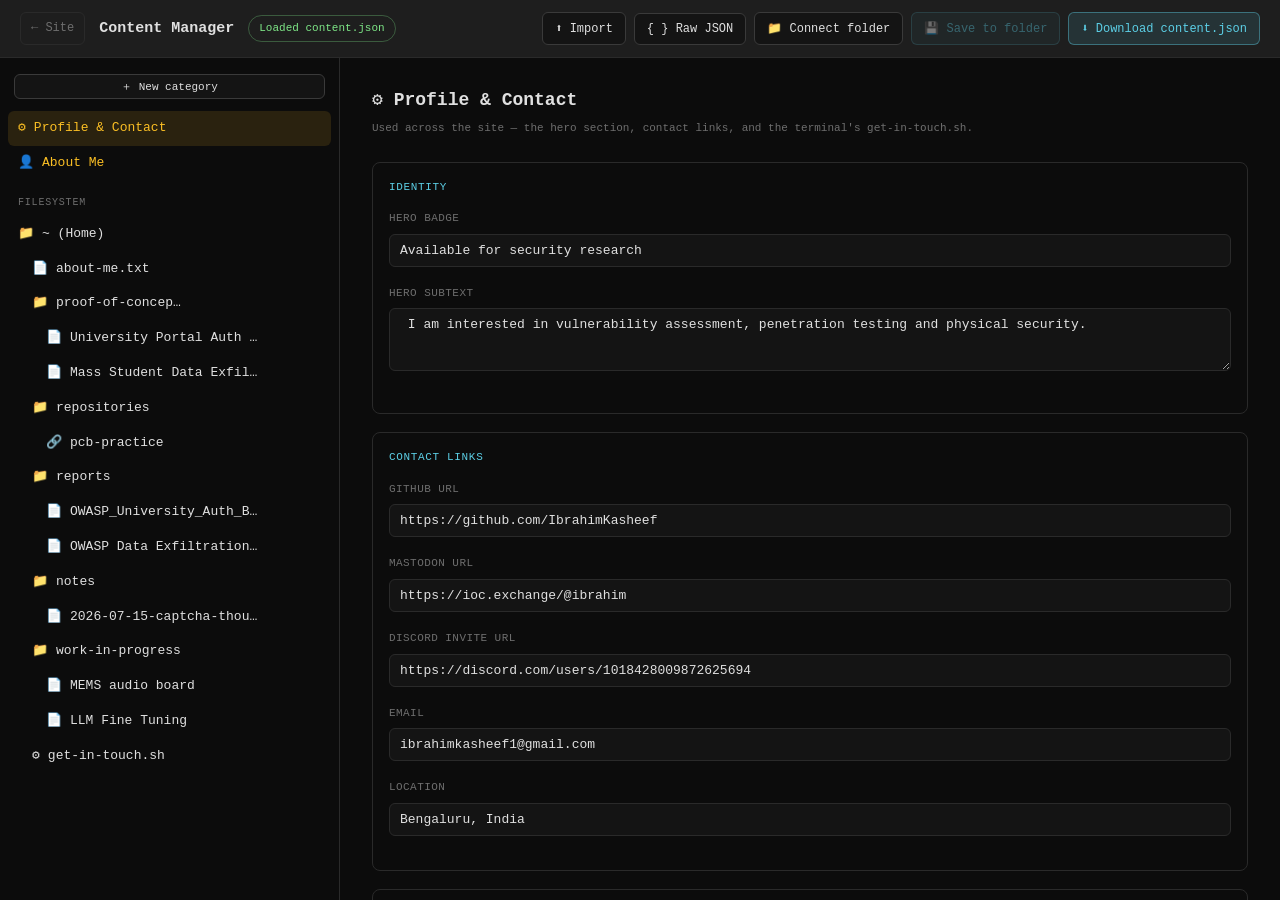
<file: admin.html>
<!DOCTYPE html>
<html lang="en">
<head>
<meta charset="UTF-8">
<meta name="viewport" content="width=device-width, initial-scale=1.0">
<title>Content Manager — ~/portfolio</title>
<link rel="stylesheet" href="admin.css">
</head>
<body>

<header class="admin-header">
  <div class="admin-header-left">
    <a href="index.html" class="admin-back">&larr; Site</a>
    <h1>Content Manager</h1>
    <span class="admin-status" id="statusBadge">Loading…</span>
  </div>
  <div class="admin-header-right">
    <button class="admin-btn" id="btnImportJson" title="Load a content.json file from disk">⬆ Import</button>
    <input type="file" id="fileImport" accept=".json" hidden>
    <button class="admin-btn" id="btnRawJson" title="View or bulk-edit the raw JSON">{ } Raw JSON</button>
    <button class="admin-btn" id="btnConnectFolder" title="Connect your project folder to save directly (Chrome/Edge only)">📁 Connect folder</button>
    <button class="admin-btn admin-btn-primary" id="btnSaveFolder" disabled>💾 Save to folder</button>
    <button class="admin-btn admin-btn-primary" id="btnDownloadJson">⬇ Download content.json</button>
  </div>
</header>

<main class="admin-main">
  <aside class="admin-tree" id="tree"></aside>
  <section class="admin-detail" id="detail">
    <div class="admin-empty">Loading your content…</div>
  </section>
</main>

<div class="admin-toast" id="toast"></div>

<div class="admin-modal-backdrop" id="jsonModalBackdrop">
  <div class="admin-modal">
    <div class="admin-modal-header">
      <span>content.json — edit directly, or copy this out as a backup</span>
      <button class="admin-btn admin-btn-sm" id="btnCloseJsonModal">✕ Close</button>
    </div>
    <textarea class="admin-json-textarea" id="jsonRawText" spellcheck="false"></textarea>
    <div class="admin-modal-footer">
      <span class="admin-status" id="jsonModalStatus" style="margin-right:auto;"></span>
      <button class="admin-btn admin-btn-primary" id="btnApplyRawJson">Apply changes</button>
    </div>
  </div>
</div>

<script src="admin.js" defer></script>
</body>
</html>
</file>
<file: admin.css>
:root {
  --bg: #0c0c0c;
  --bg-light: #141414;
  --bg-lighter: #1e1e1e;
  --border: #2a2a2a;
  --border-light: #3a3a3a;
  --text: #e0e0e0;
  --text-dim: #6e6e6e;
  --cyan: #5ccfe6;
  --green: #7ee787;
  --amber: #fbbf24;
  --red: #ff7b72;
  --magenta: #ff80bf;
  --font: "SF Mono", "Fira Code", "Cascadia Code", "Roboto Mono", Consolas, "Liberation Mono", Menlo, monospace;
}

* { margin: 0; padding: 0; box-sizing: border-box; }
html, body { height: 100%; }
body {
  font-family: var(--font);
  background: var(--bg);
  color: var(--text);
  font-size: 13px;
  line-height: 1.6;
  -webkit-font-smoothing: antialiased;
  display: flex;
  flex-direction: column;
}

button {
  font-family: inherit;
  font-size: 12px;
  cursor: pointer;
}
input, textarea, select {
  font-family: inherit;
  font-size: 13px;
  color: var(--text);
  background: var(--bg-light);
  border: 1px solid var(--border);
  border-radius: 6px;
  padding: 8px 10px;
  width: 100%;
  outline: none;
}
input:focus, textarea:focus, select:focus {
  border-color: var(--cyan);
}
textarea { resize: vertical; }
a { color: var(--cyan); }

/* ── Header ── */
.admin-header {
  display: flex;
  align-items: center;
  justify-content: space-between;
  gap: 16px;
  padding: 12px 20px;
  background: var(--bg-lighter);
  border-bottom: 1px solid var(--border);
  flex-wrap: wrap;
}
.admin-header-left {
  display: flex;
  align-items: center;
  gap: 14px;
}
.admin-back {
  color: var(--text-dim);
  text-decoration: none;
  font-size: 12px;
  padding: 6px 10px;
  border: 1px solid var(--border);
  border-radius: 6px;
}
.admin-back:hover { color: var(--cyan); border-color: var(--cyan); }
.admin-header h1 {
  font-size: 15px;
  font-weight: 600;
  color: var(--text);
}
.admin-status {
  font-size: 11px;
  color: var(--text-dim);
  padding: 4px 10px;
  border: 1px solid var(--border);
  border-radius: 20px;
}
.admin-status.ok { color: var(--green); border-color: rgba(126,231,135,0.3); }
.admin-status.warn { color: var(--amber); border-color: rgba(251,191,36,0.3); }

.admin-header-right {
  display: flex;
  align-items: center;
  gap: 8px;
  flex-wrap: wrap;
}

.admin-btn {
  background: var(--bg-light);
  color: var(--text);
  border: 1px solid var(--border-light);
  border-radius: 6px;
  padding: 8px 12px;
  font-size: 12px;
  white-space: nowrap;
  transition: border-color .15s, color .15s;
}
.admin-btn:hover:not(:disabled) { border-color: var(--cyan); color: var(--cyan); }
.admin-btn:disabled { opacity: 0.4; cursor: not-allowed; }
.admin-btn-primary {
  background: rgba(92,207,230,0.12);
  border-color: rgba(92,207,230,0.4);
  color: var(--cyan);
}
.admin-btn-primary:hover:not(:disabled) { background: rgba(92,207,230,0.2); }
.admin-btn-danger { color: var(--red); }
.admin-btn-danger:hover { border-color: var(--red); }
.admin-btn-sm { padding: 4px 8px; font-size: 11px; }

/* ── Main layout ── */
.admin-main {
  flex: 1;
  display: grid;
  grid-template-columns: 340px 1fr;
  min-height: 0;
}

.admin-tree {
  overflow-y: auto;
  border-right: 1px solid var(--border);
  background: var(--bg);
  padding: 12px 8px 40px;
}

.admin-detail {
  overflow-y: auto;
  padding: 28px 32px 60px;
}

/* ── Tree ── */
.tree-toolbar {
  display: flex;
  gap: 6px;
  padding: 4px 6px 12px;
}
.tree-section-label {
  font-size: 10px;
  text-transform: uppercase;
  letter-spacing: 0.08em;
  color: var(--text-dim);
  padding: 14px 10px 6px;
}
.tree-node {
  display: flex;
  align-items: center;
  gap: 8px;
  padding: 7px 10px;
  border-radius: 6px;
  cursor: pointer;
  min-width: 0;
  flex: 1;
}
.tree-node:hover { background: var(--bg-light); }
.tree-node.active { background: rgba(92,207,230,0.12); color: var(--cyan); }
.tree-node.tree-special { color: var(--amber); }
.tree-node.tree-special.active { background: rgba(251,191,36,0.12); color: var(--amber); }
.tree-icon { flex-shrink: 0; font-size: 13px; }
.tree-label {
  overflow: hidden;
  text-overflow: ellipsis;
  white-space: nowrap;
}
.tree-row {
  display: flex;
  align-items: center;
  gap: 2px;
}
.tree-row-actions {
  display: flex;
  gap: 2px;
  opacity: 0;
  flex-shrink: 0;
  transition: opacity .1s;
}
.tree-row:hover .tree-row-actions { opacity: 1; }
.tree-row-actions button {
  background: transparent;
  border: none;
  color: var(--text-dim);
  padding: 4px 5px;
  border-radius: 4px;
  font-size: 11px;
}
.tree-row-actions button:hover { background: var(--bg-lighter); color: var(--text); }
.tree-row-actions button.danger:hover { color: var(--red); }
.tree-empty-hint {
  padding: 6px 10px 10px;
  font-size: 11px;
  color: var(--text-dim);
}

/* ── Detail panel ── */
.admin-empty {
  color: var(--text-dim);
  padding: 40px 0;
  text-align: center;
}
.detail-header {
  display: flex;
  align-items: baseline;
  justify-content: space-between;
  gap: 12px;
  margin-bottom: 4px;
}
.detail-title {
  font-size: 18px;
  font-weight: 600;
}
.detail-kind-badge {
  font-size: 10px;
  text-transform: uppercase;
  letter-spacing: 0.06em;
  color: var(--text-dim);
  border: 1px solid var(--border);
  border-radius: 20px;
  padding: 3px 10px;
  flex-shrink: 0;
}
.detail-path {
  font-size: 11px;
  color: var(--text-dim);
  margin-bottom: 24px;
  word-break: break-all;
}

.field-group {
  margin-bottom: 18px;
}
.field-row {
  display: grid;
  grid-template-columns: 1fr 1fr;
  gap: 14px;
}
.field-label {
  display: block;
  font-size: 11px;
  color: var(--text-dim);
  margin-bottom: 6px;
  text-transform: uppercase;
  letter-spacing: 0.04em;
}
.field-hint {
  font-size: 11px;
  color: var(--text-dim);
  margin-top: 5px;
}
.field-fieldset {
  border: 1px solid var(--border);
  border-radius: 8px;
  padding: 16px;
  margin-bottom: 18px;
}
.field-fieldset-title {
  font-size: 11px;
  color: var(--cyan);
  text-transform: uppercase;
  letter-spacing: 0.06em;
  margin-bottom: 14px;
}

.color-swatch-row {
  display: flex;
  gap: 8px;
  flex-wrap: wrap;
}
.color-swatch {
  width: 30px;
  height: 30px;
  border-radius: 8px;
  border: 2px solid transparent;
  cursor: pointer;
  display: flex;
  align-items: center;
  justify-content: center;
}
.color-swatch.selected { border-color: var(--text); }
.color-swatch.c-accent { background: rgba(125,211,252,.18); color: #7dd3fc; }
.color-swatch.c-amber { background: rgba(251,191,36,.18); color: var(--amber); }
.color-swatch.c-green { background: rgba(126,231,135,.18); color: var(--green); }
.color-swatch.c-red { background: rgba(255,123,114,.18); color: var(--red); }
.color-swatch.c-magenta { background: rgba(255,128,191,.18); color: var(--magenta); }

.tag-chip-row {
  display: flex;
  flex-wrap: wrap;
  gap: 6px;
  margin-top: 8px;
}
.tag-chip {
  font-size: 11px;
  background: var(--bg-light);
  border: 1px solid var(--border-light);
  border-radius: 20px;
  padding: 3px 10px;
}

.content-textarea {
  width: 100%;
  min-height: 320px;
  font-size: 12.5px;
  line-height: 1.7;
}
.content-status {
  font-size: 11px;
  color: var(--text-dim);
  margin-bottom: 8px;
}
.content-status.ok { color: var(--green); }
.content-status.warn { color: var(--amber); }

.detail-actions {
  display: flex;
  gap: 10px;
  margin-top: 28px;
  padding-top: 20px;
  border-top: 1px solid var(--border);
  flex-wrap: wrap;
}

.help-box {
  background: var(--bg-light);
  border: 1px solid var(--border);
  border-radius: 8px;
  padding: 14px 16px;
  font-size: 12px;
  color: var(--text-dim);
  line-height: 1.7;
  margin-bottom: 20px;
}
.help-box strong { color: var(--text); }
.help-box code {
  background: var(--bg-lighter);
  padding: 1px 5px;
  border-radius: 4px;
  color: var(--cyan);
}

/* ── Toast ── */
.admin-toast {
  position: fixed;
  bottom: 24px;
  left: 50%;
  transform: translateX(-50%) translateY(20px);
  background: var(--bg-lighter);
  border: 1px solid var(--border-light);
  color: var(--text);
  padding: 12px 20px;
  border-radius: 8px;
  font-size: 12px;
  opacity: 0;
  pointer-events: none;
  transition: opacity .2s, transform .2s;
  z-index: 200;
  max-width: 480px;
  text-align: center;
}
.admin-toast.show {
  opacity: 1;
  transform: translateX(-50%) translateY(0);
}

/* ── Raw JSON modal ── */
.admin-modal-backdrop {
  position: fixed;
  inset: 0;
  background: rgba(0,0,0,0.6);
  display: none;
  align-items: center;
  justify-content: center;
  z-index: 300;
}
.admin-modal-backdrop.open { display: flex; }
.admin-modal {
  width: min(720px, 92vw);
  max-height: 85vh;
  display: flex;
  flex-direction: column;
  background: var(--bg-lighter);
  border: 1px solid var(--border-light);
  border-radius: 10px;
  overflow: hidden;
}
.admin-modal-header {
  display: flex;
  justify-content: space-between;
  align-items: center;
  padding: 12px 16px;
  border-bottom: 1px solid var(--border);
  font-size: 12px;
  color: var(--text-dim);
}
.admin-json-textarea {
  flex: 1;
  border: none;
  border-radius: 0;
  background: var(--bg);
  padding: 16px;
  font-size: 12px;
  min-height: 400px;
}
.admin-json-textarea:focus { border: none; }
.admin-modal-footer {
  padding: 12px 16px;
  border-top: 1px solid var(--border);
  display: flex;
  justify-content: flex-end;
  gap: 8px;
}

@media (max-width: 800px) {
  .admin-main { grid-template-columns: 1fr; }
  .admin-tree { max-height: 40vh; border-right: none; border-bottom: 1px solid var(--border); }
  .field-row { grid-template-columns: 1fr; }
}
</file>
